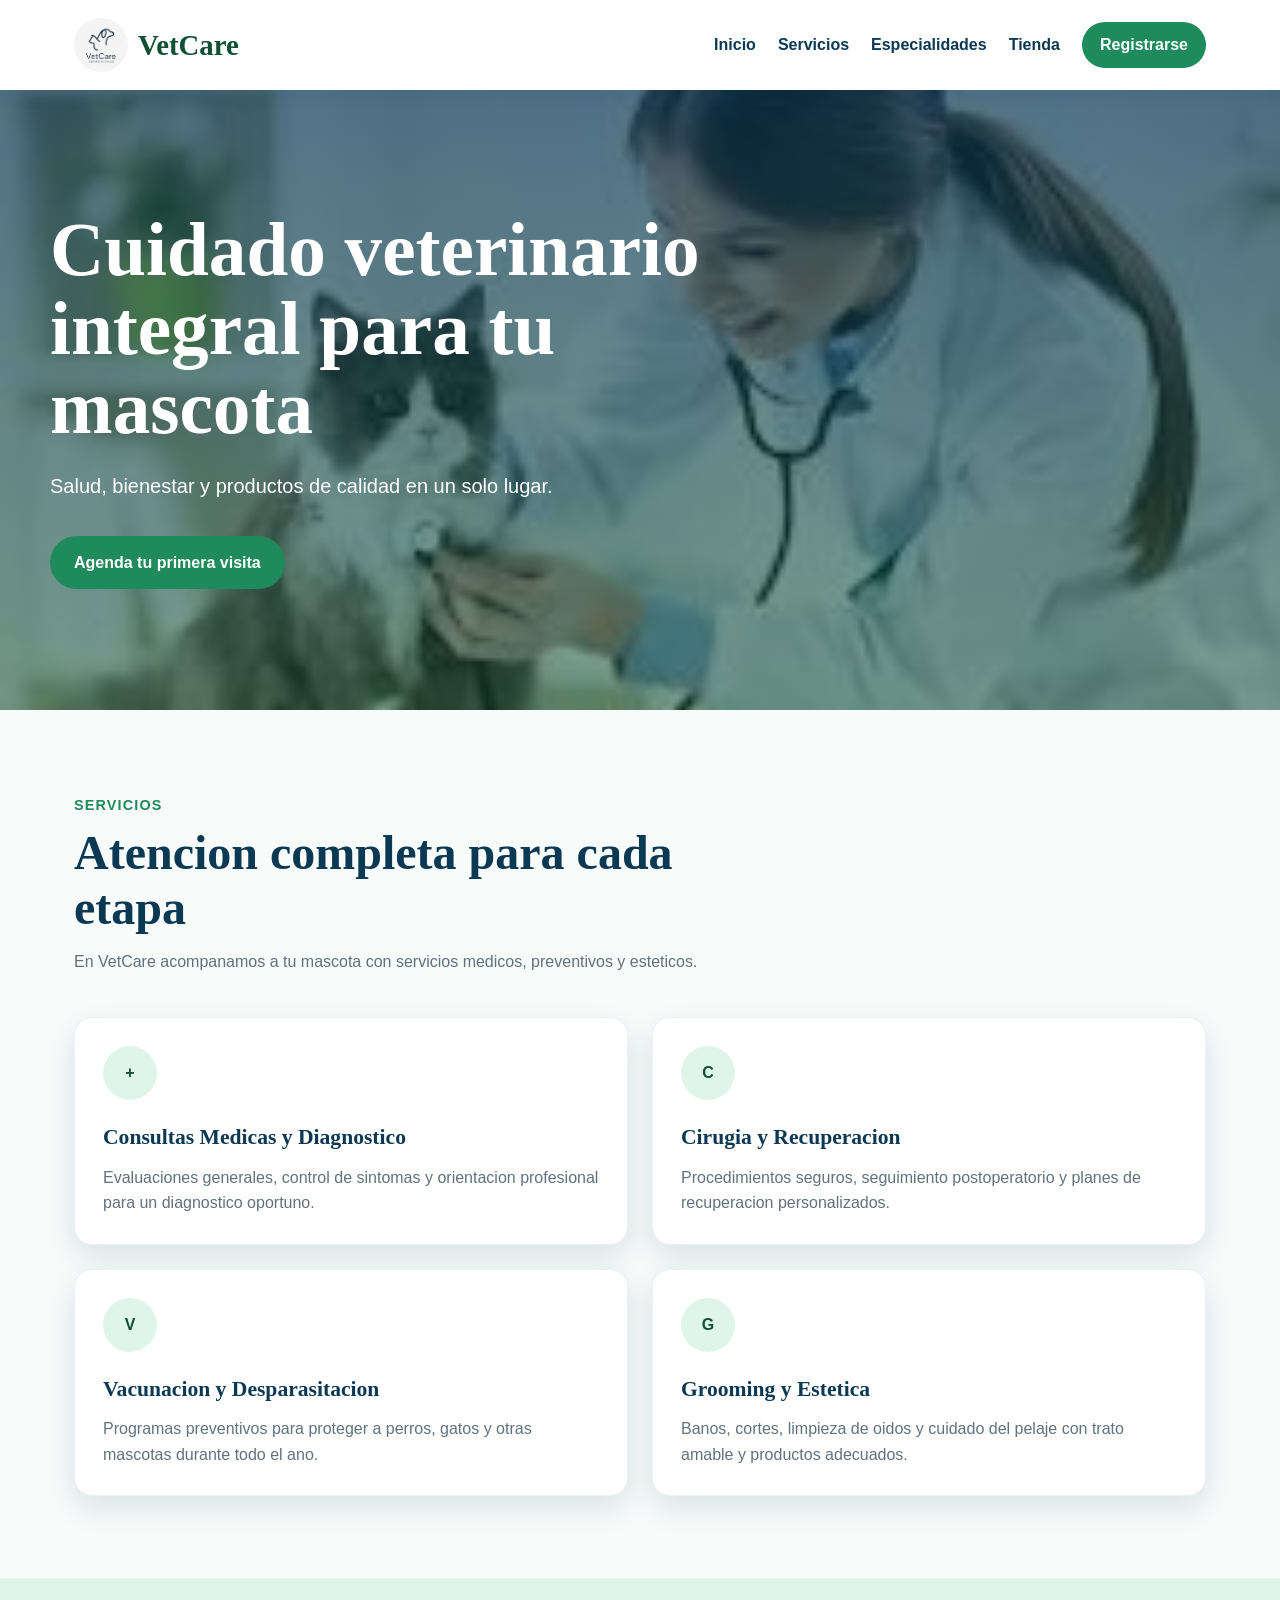
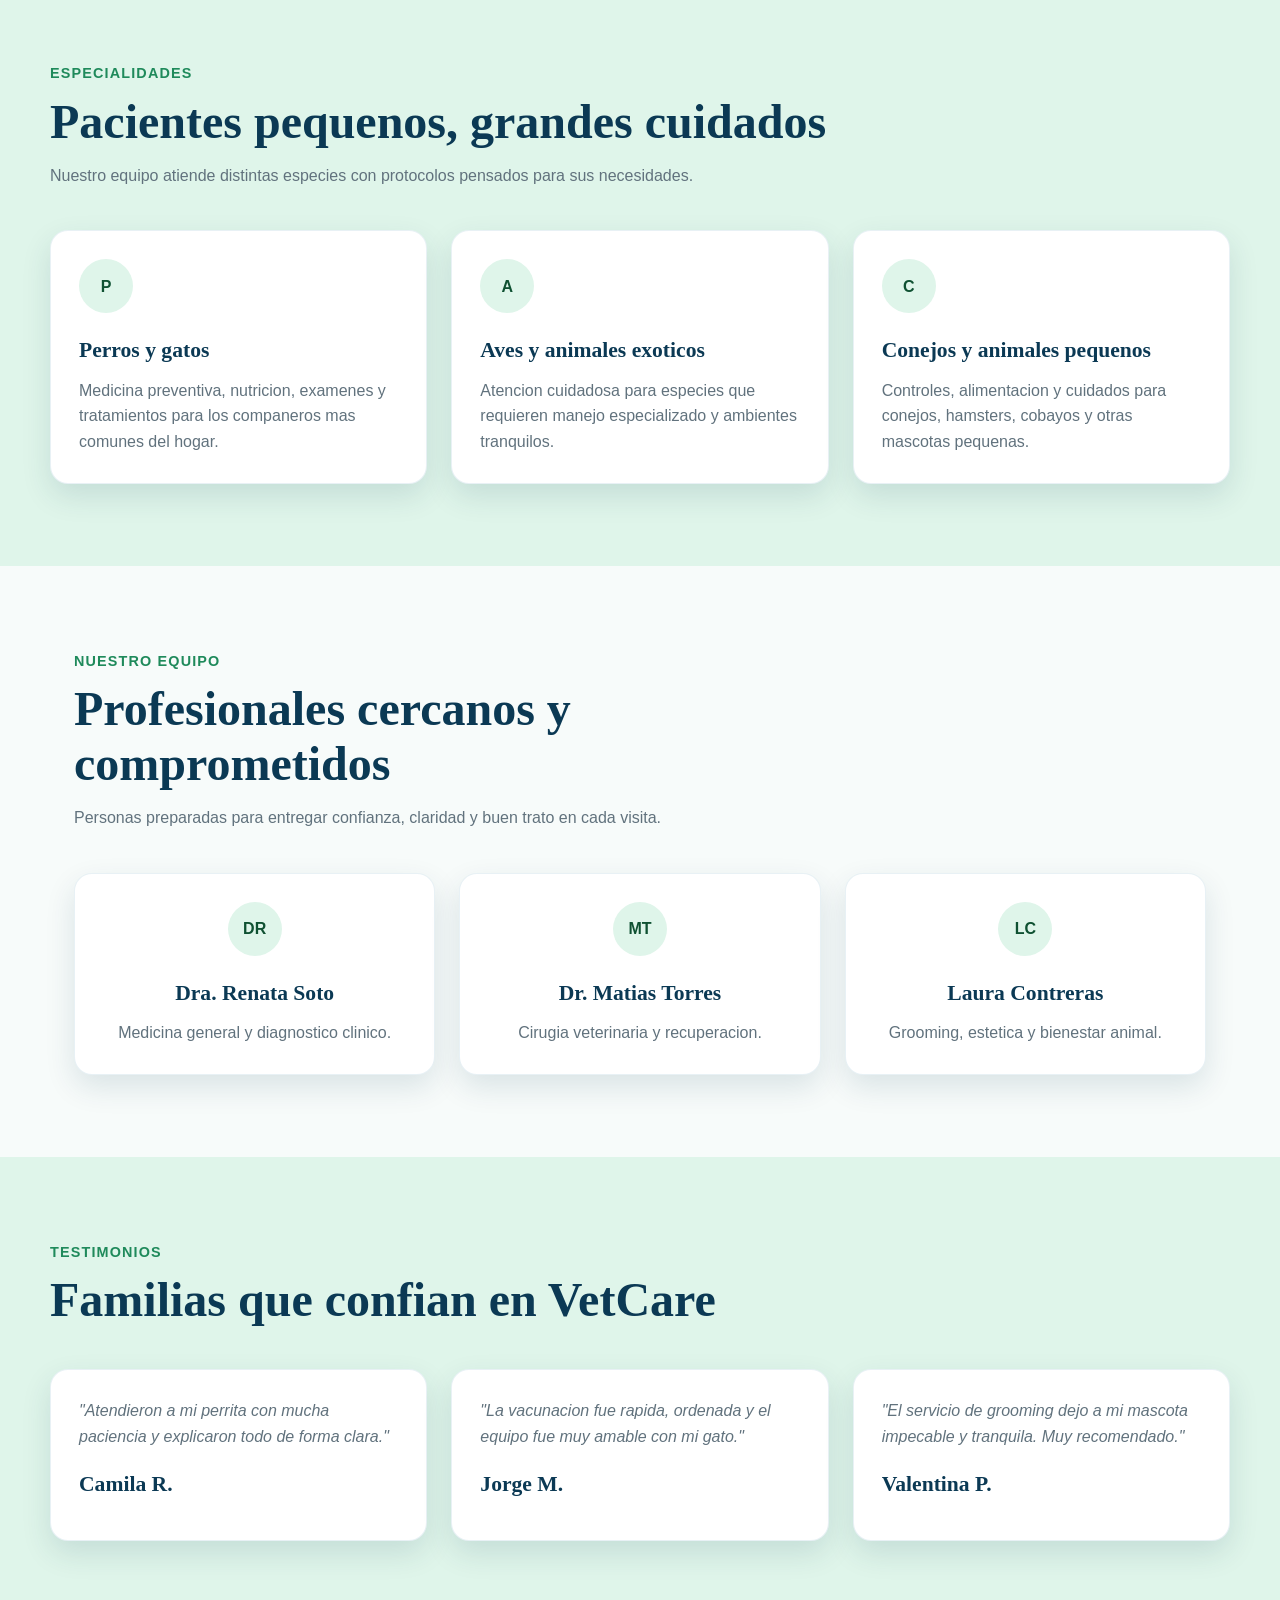
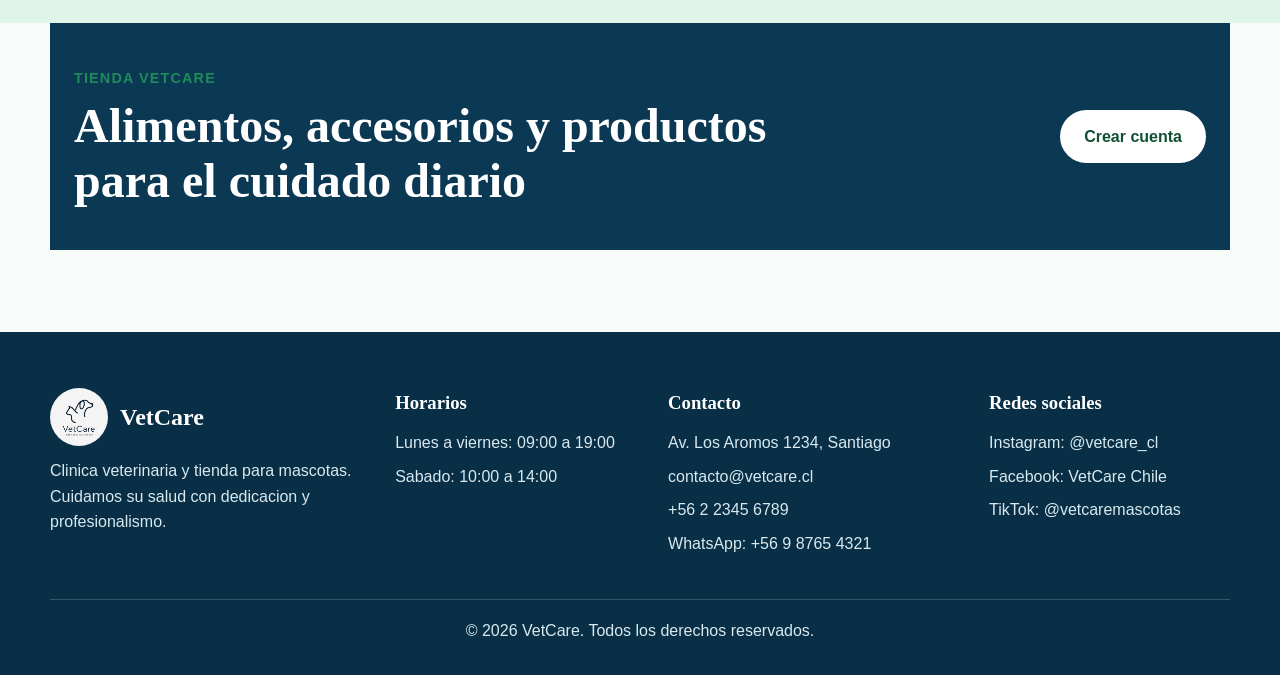
<file: frtend-sum2B-Axel-Baudrand/index.html>
<!DOCTYPE html>
<html lang="es">
<head>
    <meta charset="UTF-8">
    <meta name="viewport" content="width=device-width, initial-scale=1.0">
    <title>VetCare | Clinica Veterinaria y Tienda</title>
    <link rel="stylesheet" href="style.css">
</head>
<body>
    <header class="header">
        <nav class="navbar">
            <a href="index.html" class="logo">
                <img src="images/logo-vetcare.png" alt="Logo VetCare">
                <span>VetCare</span>
            </a>

            <ul class="nav-list">
                <li><a href="#inicio">Inicio</a></li>
                <li><a href="#servicios">Servicios</a></li>
                <li><a href="#especialidades">Especialidades</a></li>
                <li><a href="#tienda">Tienda</a></li>
                <li><a href="registro.html" class="nav-register">Registrarse</a></li>
            </ul>
        </nav>
    </header>

    <main>
        <section id="inicio" class="hero">
            <div class="hero-content">
                <h1>Cuidado veterinario integral para tu mascota</h1>
                <p>Salud, bienestar y productos de calidad en un solo lugar.</p>
                <a href="registro.html" class="btn-primary">Agenda tu primera visita</a>
            </div>
        </section>

        <section id="servicios" class="section">
            <div class="section-heading">
                <span>Servicios</span>
                <h2>Atencion completa para cada etapa</h2>
                <p>En VetCare acompanamos a tu mascota con servicios medicos, preventivos y esteticos.</p>
            </div>

            <div class="card-grid">
                <article class="card">
                    <div class="card-icon">+</div>
                    <h3>Consultas Medicas y Diagnostico</h3>
                    <p>Evaluaciones generales, control de sintomas y orientacion profesional para un diagnostico oportuno.</p>
                </article>

                <article class="card">
                    <div class="card-icon">C</div>
                    <h3>Cirugia y Recuperacion</h3>
                    <p>Procedimientos seguros, seguimiento postoperatorio y planes de recuperacion personalizados.</p>
                </article>

                <article class="card">
                    <div class="card-icon">V</div>
                    <h3>Vacunacion y Desparasitacion</h3>
                    <p>Programas preventivos para proteger a perros, gatos y otras mascotas durante todo el ano.</p>
                </article>

                <article class="card">
                    <div class="card-icon">G</div>
                    <h3>Grooming y Estetica</h3>
                    <p>Banos, cortes, limpieza de oidos y cuidado del pelaje con trato amable y productos adecuados.</p>
                </article>
            </div>
        </section>

        <section id="especialidades" class="section section-soft">
            <div class="section-heading">
                <span>Especialidades</span>
                <h2>Pacientes pequenos, grandes cuidados</h2>
                <p>Nuestro equipo atiende distintas especies con protocolos pensados para sus necesidades.</p>
            </div>

            <div class="card-grid three-columns">
                <article class="card">
                    <div class="card-icon">P</div>
                    <h3>Perros y gatos</h3>
                    <p>Medicina preventiva, nutricion, examenes y tratamientos para los companeros mas comunes del hogar.</p>
                </article>

                <article class="card">
                    <div class="card-icon">A</div>
                    <h3>Aves y animales exoticos</h3>
                    <p>Atencion cuidadosa para especies que requieren manejo especializado y ambientes tranquilos.</p>
                </article>

                <article class="card">
                    <div class="card-icon">C</div>
                    <h3>Conejos y animales pequenos</h3>
                    <p>Controles, alimentacion y cuidados para conejos, hamsters, cobayos y otras mascotas pequenas.</p>
                </article>
            </div>
        </section>

        <section id="equipo" class="section">
            <div class="section-heading">
                <span>Nuestro Equipo</span>
                <h2>Profesionales cercanos y comprometidos</h2>
                <p>Personas preparadas para entregar confianza, claridad y buen trato en cada visita.</p>
            </div>

            <div class="card-grid three-columns">
                <article class="card professional-card">
                    <div class="avatar">DR</div>
                    <h3>Dra. Renata Soto</h3>
                    <p>Medicina general y diagnostico clinico.</p>
                </article>

                <article class="card professional-card">
                    <div class="avatar">MT</div>
                    <h3>Dr. Matias Torres</h3>
                    <p>Cirugia veterinaria y recuperacion.</p>
                </article>

                <article class="card professional-card">
                    <div class="avatar">LC</div>
                    <h3>Laura Contreras</h3>
                    <p>Grooming, estetica y bienestar animal.</p>
                </article>
            </div>
        </section>

        <section id="testimonios" class="section section-soft">
            <div class="section-heading">
                <span>Testimonios</span>
                <h2>Familias que confian en VetCare</h2>
            </div>

            <div class="card-grid three-columns">
                <article class="testimonial">
                    <p>"Atendieron a mi perrita con mucha paciencia y explicaron todo de forma clara."</p>
                    <h3>Camila R.</h3>
                </article>

                <article class="testimonial">
                    <p>"La vacunacion fue rapida, ordenada y el equipo fue muy amable con mi gato."</p>
                    <h3>Jorge M.</h3>
                </article>

                <article class="testimonial">
                    <p>"El servicio de grooming dejo a mi mascota impecable y tranquila. Muy recomendado."</p>
                    <h3>Valentina P.</h3>
                </article>
            </div>
        </section>

        <section id="tienda" class="store-banner">
            <div>
                <span>Tienda VetCare</span>
                <h2>Alimentos, accesorios y productos para el cuidado diario</h2>
            </div>
            <a href="registro.html" class="btn-secondary">Crear cuenta</a>
        </section>
    </main>

    <footer class="footer">
        <div class="footer-grid">
            <div>
                <div class="footer-brand">
                    <img src="images/logo-vetcare.png" alt="Logo VetCare">
                    <h2>VetCare</h2>
                </div>
                <p>Clinica veterinaria y tienda para mascotas. Cuidamos su salud con dedicacion y profesionalismo.</p>
            </div>

            <div>
                <h3>Horarios</h3>
                <p>Lunes a viernes: 09:00 a 19:00</p>
                <p>Sabado: 10:00 a 14:00</p>
            </div>

            <div>
                <h3>Contacto</h3>
                <p>Av. Los Aromos 1234, Santiago</p>
                <p>contacto@vetcare.cl</p>
                <p>+56 2 2345 6789</p>
                <p>WhatsApp: +56 9 8765 4321</p>
            </div>

            <div>
                <h3>Redes sociales</h3>
                <p>Instagram: @vetcare_cl</p>
                <p>Facebook: VetCare Chile</p>
                <p>TikTok: @vetcaremascotas</p>
            </div>
        </div>

        <div class="footer-bottom">
            <p>&copy; 2026 VetCare. Todos los derechos reservados.</p>
        </div>
    </footer>
</body>
</html>
</file>
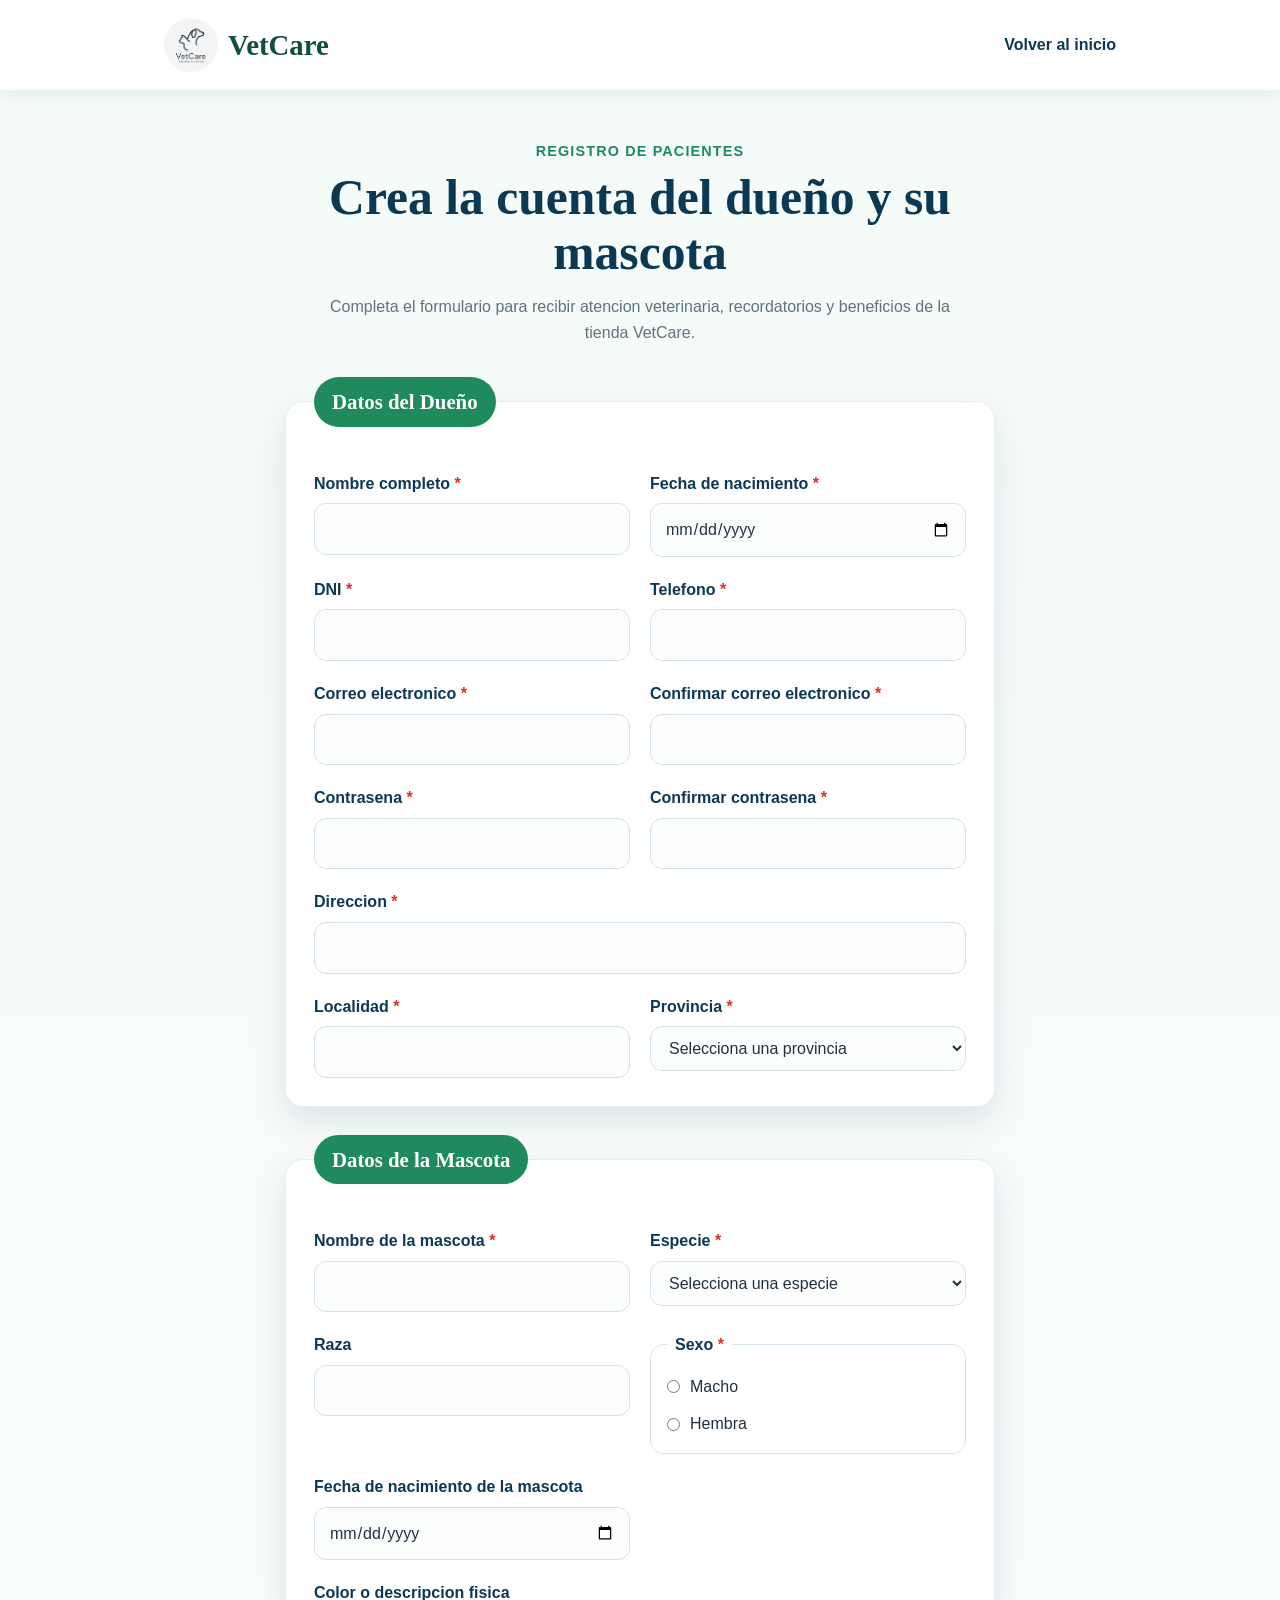
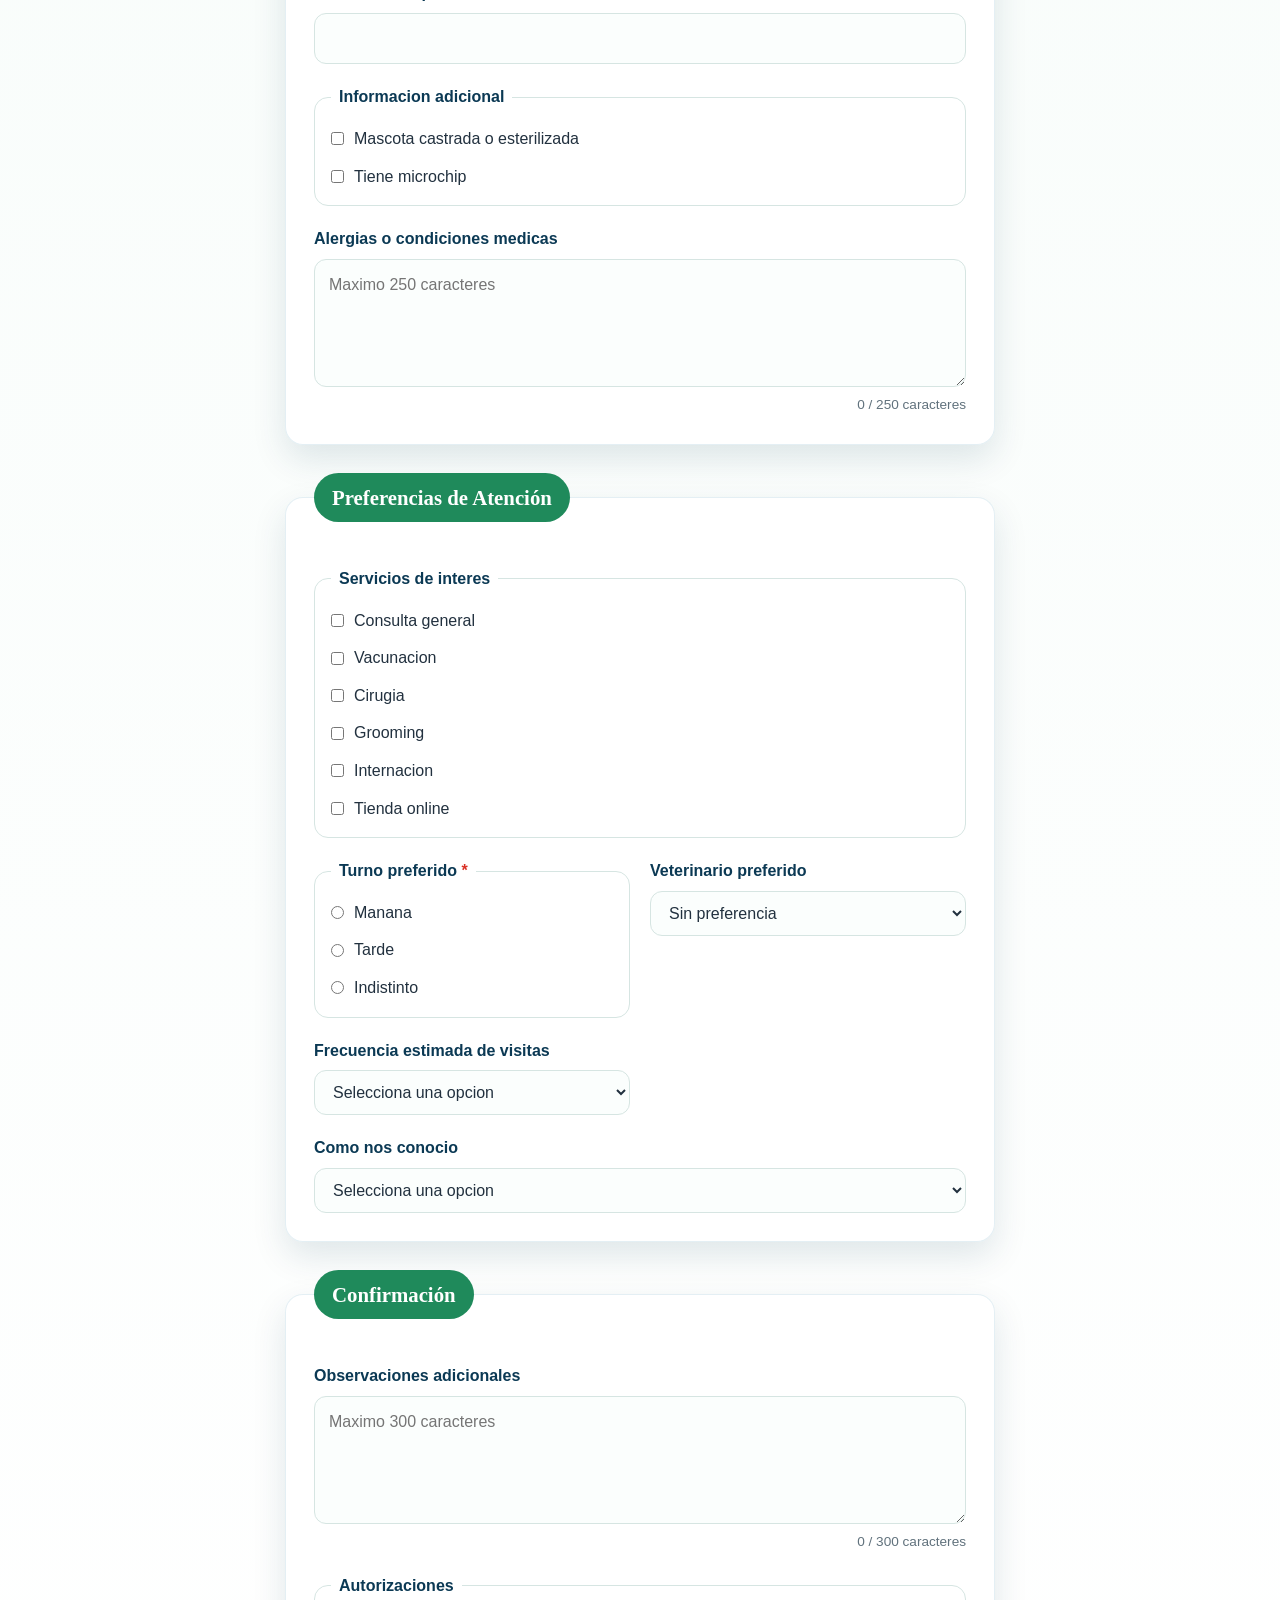
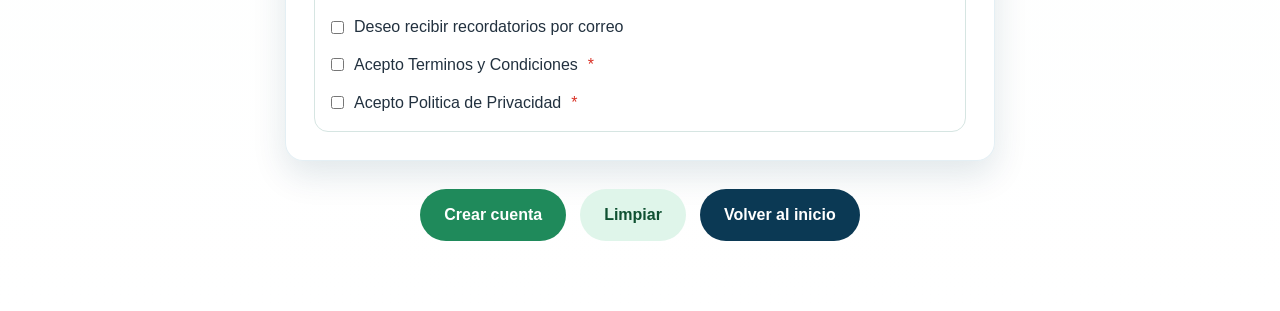
<file: frtend-sum2B-Axel-Baudrand/registro.html>
<!DOCTYPE html>
<html lang="es">
<head>
    <meta charset="UTF-8">
    <meta name="viewport" content="width=device-width, initial-scale=1.0">
    <title>Registro | VetCare</title>
    <link rel="stylesheet" href="registro.css">
</head>
<body>
    <header class="encabezado">
        <nav class="barra-navegacion">
            <a href="index.html" class="logo">
                <img src="images/logo-vetcare.png" alt="Logo VetCare">
                <span>VetCare</span>
            </a>
            <a href="index.html" class="enlace-inicio">Volver al inicio</a>
        </nav>
    </header>

    <main class="contenedor-principal">
        <section class="presentacion">
            <span>Registro de pacientes</span>
            <h1>Crea la cuenta del dueño y su mascota</h1>
            <p>Completa el formulario para recibir atencion veterinaria, recordatorios y beneficios de la tienda VetCare.</p>
        </section>

        <form class="formulario-registro" action="#" method="post">
            <fieldset class="seccion-formulario">
                <legend>Datos del Dueño</legend>

                <div class="grupo-campos dos-columnas">
                    <div class="campo">
                        <label for="nombre-duenio">Nombre completo <span>*</span></label>
                        <input type="text" id="nombre-duenio" name="nombre-duenio" required>
                    </div>

                    <div class="campo">
                        <label for="fecha-nacimiento-duenio">Fecha de nacimiento <span>*</span></label>
                        <input type="date" id="fecha-nacimiento-duenio" name="fecha-nacimiento-duenio" required>
                    </div>

                    <div class="campo">
                        <label for="dni">DNI <span>*</span></label>
                        <input type="text" id="dni" name="dni" required>
                    </div>

                    <div class="campo">
                        <label for="telefono">Telefono <span>*</span></label>
                        <input type="tel" id="telefono" name="telefono" required>
                    </div>

                    <div class="campo">
                        <label for="correo">Correo electronico <span>*</span></label>
                        <input type="email" id="correo" name="correo" required>
                    </div>

                    <div class="campo">
                        <label for="confirmar-correo">Confirmar correo electronico <span>*</span></label>
                        <input type="email" id="confirmar-correo" name="confirmar-correo" required>
                    </div>

                    <div class="campo">
                        <label for="contrasena">Contrasena <span>*</span></label>
                        <input type="password" id="contrasena" name="contrasena" required>
                    </div>

                    <div class="campo">
                        <label for="confirmar-contrasena">Confirmar contrasena <span>*</span></label>
                        <input type="password" id="confirmar-contrasena" name="confirmar-contrasena" required>
                    </div>

                    <div class="campo campo-completo">
                        <label for="direccion">Direccion <span>*</span></label>
                        <input type="text" id="direccion" name="direccion" required>
                    </div>

                    <div class="campo">
                        <label for="localidad">Localidad <span>*</span></label>
                        <input type="text" id="localidad" name="localidad" required>
                    </div>

                    <div class="campo">
                        <label for="provincia">Provincia <span>*</span></label>
                        <select id="provincia" name="provincia" required>
                            <option value="">Selecciona una provincia</option>
                            <option value="buenos-aires">Buenos Aires</option>
                            <option value="catamarca">Catamarca</option>
                            <option value="cordoba">Cordoba</option>
                            <option value="corrientes">Corrientes</option>
                            <option value="entre-rios">Entre Rios</option>
                            <option value="mendoza">Mendoza</option>
                            <option value="neuquen">Neuquen</option>
                            <option value="rio-negro">Rio Negro</option>
                            <option value="salta">Salta</option>
                            <option value="santa-fe">Santa Fe</option>
                            <option value="tucuman">Tucuman</option>
                        </select>
                    </div>
                </div>
            </fieldset>

            <fieldset class="seccion-formulario">
                <legend>Datos de la Mascota</legend>

                <div class="grupo-campos dos-columnas">
                    <div class="campo">
                        <label for="nombre-mascota">Nombre de la mascota <span>*</span></label>
                        <input type="text" id="nombre-mascota" name="nombre-mascota" required>
                    </div>

                    <div class="campo">
                        <label for="especie">Especie <span>*</span></label>
                        <select id="especie" name="especie" required>
                            <option value="">Selecciona una especie</option>
                            <option value="perro">Perro</option>
                            <option value="gato">Gato</option>
                            <option value="ave">Ave</option>
                            <option value="conejo">Conejo</option>
                            <option value="reptil">Reptil</option>
                            <option value="otro">Otro</option>
                        </select>
                    </div>

                    <div class="campo">
                        <label for="otra-especie">Otro</label>
                        <input type="text" id="otra-especie" name="otra-especie" placeholder="Indica la especie">
                    </div>

                    <div class="campo">
                        <label for="raza">Raza</label>
                        <input type="text" id="raza" name="raza">
                    </div>

                    <fieldset class="grupo-opciones">
                        <legend>Sexo <span>*</span></legend>
                        <label for="sexo-macho">
                            <input type="radio" id="sexo-macho" name="sexo" value="macho" required>
                            Macho
                        </label>
                        <label for="sexo-hembra">
                            <input type="radio" id="sexo-hembra" name="sexo" value="hembra">
                            Hembra
                        </label>
                    </fieldset>

                    <div class="campo">
                        <label for="fecha-nacimiento-mascota">Fecha de nacimiento de la mascota</label>
                        <input type="date" id="fecha-nacimiento-mascota" name="fecha-nacimiento-mascota">
                    </div>

                    <div class="campo campo-completo">
                        <label for="descripcion-fisica">Color o descripcion fisica</label>
                        <input type="text" id="descripcion-fisica" name="descripcion-fisica">
                    </div>

                    <fieldset class="grupo-opciones campo-completo">
                        <legend>Informacion adicional</legend>
                        <label for="castrada">
                            <input type="checkbox" id="castrada" name="castrada">
                            Mascota castrada o esterilizada
                        </label>
                        <label for="microchip">
                            <input type="checkbox" id="microchip" name="microchip">
                            Tiene microchip
                        </label>
                    </fieldset>

                    <div class="campo">
                        <label for="numero-microchip">Numero de microchip</label>
                        <input type="text" id="numero-microchip" name="numero-microchip">
                    </div>

                    <div class="campo campo-completo">
                        <label for="condiciones-medicas">Alergias o condiciones medicas</label>
                        <textarea id="condiciones-medicas" name="condiciones-medicas" maxlength="250" rows="4" placeholder="Maximo 250 caracteres"></textarea>
                    </div>
                </div>
            </fieldset>

            <fieldset class="seccion-formulario">
                <legend>Preferencias de Atención</legend>

                <div class="grupo-campos dos-columnas">
                    <fieldset class="grupo-opciones campo-completo">
                        <legend>Servicios de interes</legend>
                        <label for="consulta-general">
                            <input type="checkbox" id="consulta-general" name="servicios" value="consulta-general">
                            Consulta general
                        </label>
                        <label for="vacunacion">
                            <input type="checkbox" id="vacunacion" name="servicios" value="vacunacion">
                            Vacunacion
                        </label>
                        <label for="cirugia">
                            <input type="checkbox" id="cirugia" name="servicios" value="cirugia">
                            Cirugia
                        </label>
                        <label for="grooming">
                            <input type="checkbox" id="grooming" name="servicios" value="grooming">
                            Grooming
                        </label>
                        <label for="internacion">
                            <input type="checkbox" id="internacion" name="servicios" value="internacion">
                            Internacion
                        </label>
                        <label for="tienda-online">
                            <input type="checkbox" id="tienda-online" name="servicios" value="tienda-online">
                            Tienda online
                        </label>
                    </fieldset>

                    <fieldset class="grupo-opciones">
                        <legend>Turno preferido <span>*</span></legend>
                        <label for="turno-manana">
                            <input type="radio" id="turno-manana" name="turno-preferido" value="manana" required>
                            Manana
                        </label>
                        <label for="turno-tarde">
                            <input type="radio" id="turno-tarde" name="turno-preferido" value="tarde">
                            Tarde
                        </label>
                        <label for="turno-indistinto">
                            <input type="radio" id="turno-indistinto" name="turno-preferido" value="indistinto">
                            Indistinto
                        </label>
                    </fieldset>

                    <div class="campo">
                        <label for="veterinario">Veterinario preferido</label>
                        <select id="veterinario" name="veterinario">
                            <option value="sin-preferencia">Sin preferencia</option>
                            <option value="renata-soto">Dra. Renata Soto</option>
                            <option value="matias-torres">Dr. Matias Torres</option>
                            <option value="julieta-paz">Dra. Julieta Paz</option>
                        </select>
                    </div>

                    <div class="campo">
                        <label for="frecuencia-visitas">Frecuencia estimada de visitas</label>
                        <select id="frecuencia-visitas" name="frecuencia-visitas">
                            <option value="">Selecciona una opcion</option>
                            <option value="mensual">Mensual</option>
                            <option value="trimestral">Cada 3 meses</option>
                            <option value="semestral">Cada 6 meses</option>
                            <option value="anual">Anual</option>
                            <option value="solo-emergencias">Solo emergencias</option>
                        </select>
                    </div>

                    <div class="campo campo-completo">
                        <label for="como-nos-conocio">Como nos conocio</label>
                        <select id="como-nos-conocio" name="como-nos-conocio">
                            <option value="">Selecciona una opcion</option>
                            <option value="redes-sociales">Redes sociales</option>
                            <option value="google">Google</option>
                            <option value="recomendacion">Recomendacion</option>
                            <option value="cartel">Cartel o publicidad</option>
                            <option value="otro">Otro</option>
                        </select>
                    </div>
                </div>
            </fieldset>

            <fieldset class="seccion-formulario">
                <legend>Confirmación</legend>

                <div class="grupo-campos">
                    <div class="campo">
                        <label for="observaciones">Observaciones adicionales</label>
                        <textarea id="observaciones" name="observaciones" maxlength="300" rows="4" placeholder="Maximo 300 caracteres"></textarea>
                    </div>

                    <fieldset class="grupo-opciones">
                        <legend>Autorizaciones</legend>
                        <label for="recordatorios">
                            <input type="checkbox" id="recordatorios" name="recordatorios">
                            Deseo recibir recordatorios por correo
                        </label>
                        <label for="terminos">
                            <input type="checkbox" id="terminos" name="terminos" required>
                            Acepto Terminos y Condiciones <span>*</span>
                        </label>
                        <label for="privacidad">
                            <input type="checkbox" id="privacidad" name="privacidad" required>
                            Acepto Politica de Privacidad <span>*</span>
                        </label>
                    </fieldset>
                </div>
            </fieldset>

            <div class="acciones-formulario">
                <button type="submit" class="boton boton-principal">Crear cuenta</button>
                <button type="reset" class="boton boton-secundario">Limpiar</button>
                <a href="index.html" class="boton boton-enlace">Volver al inicio</a>
            </div>
        </form>
    </main>
    <script src="validaciones.js"></script>
</body>
</html>
</file>
<file: frtend-sum2B-Axel-Baudrand/style.css>
:root {
    --green-dark: #0f5132;
    --green-main: #1f8a5b;
    --green-light: #dff5ea;
    --blue-dark: #0b3954;
    --blue-main: #247ba0;
    --white: #ffffff;
    --off-white: #f7fbfa;
    --text-main: #22313f;
    --text-soft: #61727d;
    --shadow: 0 12px 30px rgba(11, 57, 84, 0.12);
    --title-font: Georgia, "Times New Roman", serif;
    --text-font: Arial, Helvetica, sans-serif;
}

* {
    box-sizing: border-box;
    margin: 0;
    padding: 0;
}

html {
    scroll-behavior: smooth;
}

body {
    background-color: var(--off-white);
    color: var(--text-main);
    font-family: var(--text-font);
    line-height: 1.6;
    overflow-x: hidden;
}

a {
    color: inherit;
    text-decoration: none;
}

.header {
    background-color: var(--white);
    box-shadow: 0 4px 18px rgba(11, 57, 84, 0.08);
    position: sticky;
    top: 0;
    z-index: 10;
}

.navbar {
    align-items: center;
    display: flex;
    justify-content: space-between;
    margin: 0 auto;
    max-width: 1180px;
    padding: 18px 24px;
}

.logo {
    align-items: center;
    color: var(--green-dark);
    display: flex;
    font-family: var(--title-font);
    font-size: 1.8rem;
    font-weight: bold;
    gap: 10px;
}

.logo img {
    border-radius: 50%;
    height: 54px;
    object-fit: cover;
    width: 54px;
}

.nav-list {
    align-items: center;
    display: flex;
    gap: 22px;
    list-style: none;
}

.nav-list a {
    color: var(--blue-dark);
    display: inline-block;
    font-weight: 700;
    transition: color 0.3s ease;
}

.nav-list a:hover {
    color: var(--green-main);
}

.nav-register {
    background-color: var(--green-main);
    border-radius: 999px;
    color: var(--white) !important;
    padding: 10px 18px;
}

.nav-register:hover {
    background-color: var(--blue-main);
}

.hero {
    align-items: center;
    background-image: linear-gradient(rgba(11, 57, 84, 0.7), rgba(15, 81, 50, 0.55)), url("images/descarga.jpg");
    background-position: center;
    background-size: cover;
    display: flex;
    min-height: 620px;
    padding: 90px 24px;
}

.hero-content {
    color: var(--white);
    margin: 0 auto;
    max-width: 1180px;
    width: 100%;
}

.hero h1 {
    font-family: var(--title-font);
    font-size: clamp(2.5rem, 6vw, 4.7rem);
    line-height: 1.05;
    max-width: 760px;
}

.hero p {
    font-size: 1.25rem;
    margin: 22px 0 34px;
    max-width: 560px;
}

.btn-primary,
.btn-secondary {
    border-radius: 999px;
    display: inline-block;
    font-weight: 700;
    padding: 14px 24px;
    transition: transform 0.3s ease, background-color 0.3s ease;
}

.btn-primary {
    background-color: var(--green-main);
    color: var(--white);
}

.btn-secondary {
    background-color: var(--white);
    color: var(--green-dark);
}

.btn-primary:hover,
.btn-secondary:hover {
    transform: translateY(-3px);
}

.section {
    margin: 0 auto;
    max-width: 1180px;
    padding: 82px 24px;
}

.section-soft {
    background-color: var(--green-light);
    max-width: none;
}

.section-soft .section-heading,
.section-soft .card-grid {
    margin-left: auto;
    margin-right: auto;
    max-width: 1180px;
}

.section-heading {
    margin-bottom: 42px;
    max-width: 680px;
}

.section-heading span,
.store-banner span {
    color: var(--green-main);
    display: inline-block;
    font-size: 0.9rem;
    font-weight: 800;
    letter-spacing: 0.08em;
    margin-bottom: 8px;
    text-transform: uppercase;
}

.section-heading h2,
.store-banner h2 {
    color: var(--blue-dark);
    font-family: var(--title-font);
    font-size: clamp(2rem, 4vw, 3rem);
    line-height: 1.15;
}

.section-heading p {
    color: var(--text-soft);
    margin-top: 14px;
}

.card-grid {
    display: grid;
    gap: 24px;
    grid-template-columns: repeat(2, minmax(0, 1fr));
}

.three-columns {
    grid-template-columns: repeat(3, minmax(0, 1fr));
}

.card,
.testimonial {
    background-color: var(--white);
    border: 1px solid rgba(36, 123, 160, 0.1);
    border-radius: 18px;
    box-shadow: var(--shadow);
    padding: 28px;
    transition: transform 0.3s ease, box-shadow 0.3s ease;
}

.card:hover,
.testimonial:hover {
    box-shadow: 0 18px 38px rgba(11, 57, 84, 0.18);
    transform: translateY(-6px);
}

.card-icon,
.avatar {
    align-items: center;
    background-color: var(--green-light);
    border-radius: 50%;
    color: var(--green-dark);
    display: flex;
    font-weight: 800;
    height: 54px;
    justify-content: center;
    margin-bottom: 20px;
    width: 54px;
}

.card h3,
.testimonial h3 {
    color: var(--blue-dark);
    font-family: var(--title-font);
    font-size: 1.35rem;
    margin-bottom: 10px;
}

.card p,
.testimonial p,
.footer p {
    color: var(--text-soft);
}

.professional-card {
    text-align: center;
}

.professional-card .avatar {
    margin-left: auto;
    margin-right: auto;
}

.testimonial p {
    font-style: italic;
    margin-bottom: 18px;
}

.store-banner {
    align-items: center;
    background-color: var(--blue-dark);
    color: var(--white);
    display: flex;
    gap: 24px;
    justify-content: space-between;
    margin: 0 auto 82px;
    max-width: 1180px;
    padding: 42px 24px;
}

.store-banner h2 {
    color: var(--white);
    max-width: 720px;
}

.footer {
    background-color: #082f46;
    color: var(--white);
    padding: 56px 24px 24px;
}

.footer-grid {
    display: grid;
    gap: 32px;
    grid-template-columns: 1.3fr 1fr 1.2fr 1fr;
    margin: 0 auto;
    max-width: 1180px;
}

.footer h2,
.footer h3 {
    color: var(--white);
    font-family: var(--title-font);
    margin-bottom: 12px;
}

.footer-brand {
    align-items: center;
    display: flex;
    gap: 12px;
    margin-bottom: 12px;
}

.footer-brand img {
    background-color: var(--white);
    border-radius: 50%;
    height: 58px;
    object-fit: cover;
    width: 58px;
}

.footer-brand h2 {
    margin-bottom: 0;
}

.footer p {
    color: #d8e9ef;
    margin-bottom: 8px;
}

.footer-bottom {
    border-top: 1px solid rgba(255, 255, 255, 0.18);
    margin: 34px auto 0;
    max-width: 1180px;
    padding-top: 18px;
    text-align: center;
}

@media (max-width: 900px) {
    .navbar {
        align-items: flex-start;
        flex-direction: column;
        gap: 16px;
    }

    .nav-list {
        flex-wrap: wrap;
        gap: 12px 18px;
    }

    .hero {
        min-height: 540px;
    }

    .three-columns,
    .footer-grid {
        grid-template-columns: repeat(2, minmax(0, 1fr));
    }

    .store-banner {
        align-items: flex-start;
        flex-direction: column;
    }
}

@media (max-width: 640px) {
    .navbar,
    .section,
    .hero,
    .store-banner,
    .footer {
        padding-left: 18px;
        padding-right: 18px;
    }

    .nav-list {
        align-items: stretch;
        flex-direction: column;
        gap: 10px;
        width: 100%;
    }

    .nav-list a {
        background-color: var(--off-white);
        border-radius: 12px;
        display: block;
        padding: 10px 12px;
    }

    .nav-register {
        text-align: center;
    }

    .hero {
        min-height: 500px;
        padding-bottom: 70px;
        padding-top: 70px;
    }

    .card-grid,
    .three-columns,
    .footer-grid {
        grid-template-columns: 1fr;
    }

    .section {
        padding-bottom: 64px;
        padding-top: 64px;
    }

    .card,
    .testimonial {
        padding: 24px;
    }
}

@media (max-width: 480px) {
    .navbar {
        padding-bottom: 14px;
        padding-top: 14px;
    }

    .logo {
        font-size: 1.45rem;
    }

    .logo img {
        height: 44px;
        width: 44px;
    }

    .hero {
        background-position: center top;
        min-height: 430px;
        padding-bottom: 52px;
        padding-top: 52px;
    }

    .hero h1 {
        font-size: 2.05rem;
    }

    .hero p {
        font-size: 1rem;
        margin-bottom: 24px;
    }

    .btn-primary,
    .btn-secondary {
        text-align: center;
        width: 100%;
    }

    .section {
        padding-bottom: 52px;
        padding-top: 52px;
    }

    .section-heading {
        margin-bottom: 28px;
    }

    .section-heading h2,
    .store-banner h2 {
        font-size: 1.8rem;
    }

    .card,
    .testimonial {
        border-radius: 14px;
        padding: 20px;
    }

    .store-banner {
        margin-bottom: 52px;
        padding-bottom: 30px;
        padding-top: 30px;
    }

    .footer-brand img {
        height: 48px;
        width: 48px;
    }
}
</file>
<file: frtend-sum2B-Axel-Baudrand/registro.css>
:root {
    --verde-oscuro: #0f5132;
    --verde-principal: #1f8a5b;
    --verde-claro: #dff5ea;
    --azul-oscuro: #0b3954;
    --azul-principal: #247ba0;
    --blanco: #ffffff;
    --fondo: #f4fbf8;
    --texto: #22313f;
    --texto-suave: #61727d;
    --borde: #d6e5e2;
    --error: #d93025;
    --ok: #188038;
    --sombra: 0 14px 34px rgba(11, 57, 84, 0.12);
    --fuente-titulos: Georgia, "Times New Roman", serif;
    --fuente-textos: Arial, Helvetica, sans-serif;
}

* {
    box-sizing: border-box;
    margin: 0;
    padding: 0;
}

body {
    background: linear-gradient(180deg, var(--fondo), #ffffff);
    color: var(--texto);
    font-family: var(--fuente-textos);
    line-height: 1.6;
    overflow-x: hidden;
}

a {
    color: inherit;
    text-decoration: none;
}

.encabezado {
    background-color: var(--blanco);
    box-shadow: 0 4px 18px rgba(11, 57, 84, 0.08);
}

.barra-navegacion {
    align-items: center;
    display: flex;
    justify-content: space-between;
    margin: 0 auto;
    max-width: 1000px;
    padding: 18px 24px;
}

.logo {
    align-items: center;
    color: var(--verde-oscuro);
    display: flex;
    font-family: var(--fuente-titulos);
    font-size: 1.8rem;
    font-weight: bold;
    gap: 10px;
}

.logo img {
    border-radius: 50%;
    height: 54px;
    object-fit: cover;
    width: 54px;
}

.enlace-inicio {
    color: var(--azul-oscuro);
    font-weight: 700;
}

.enlace-inicio:hover {
    color: var(--verde-principal);
}

.contenedor-principal {
    margin: 0 auto;
    max-width: 750px;
    padding: 48px 20px 70px;
}

.presentacion {
    margin-bottom: 32px;
    text-align: center;
}

.presentacion span {
    color: var(--verde-principal);
    display: inline-block;
    font-size: 0.9rem;
    font-weight: 800;
    letter-spacing: 0.08em;
    margin-bottom: 8px;
    text-transform: uppercase;
}

.presentacion h1 {
    color: var(--azul-oscuro);
    font-family: var(--fuente-titulos);
    font-size: clamp(2rem, 6vw, 3.1rem);
    line-height: 1.1;
}

.presentacion p {
    color: var(--texto-suave);
    margin: 14px auto 0;
    max-width: 620px;
}

.formulario-registro {
    display: flex;
    flex-direction: column;
    gap: 28px;
}

.seccion-formulario {
    background-color: var(--blanco);
    border: 1px solid rgba(36, 123, 160, 0.12);
    border-radius: 18px;
    box-shadow: var(--sombra);
    padding: 28px;
}

.seccion-formulario > legend {
    background-color: var(--verde-principal);
    border-radius: 999px;
    color: var(--blanco);
    font-family: var(--fuente-titulos);
    font-size: 1.3rem;
    font-weight: bold;
    padding: 8px 18px;
}

.grupo-campos {
    display: grid;
    gap: 20px;
    margin-top: 16px;
}

.dos-columnas {
    grid-template-columns: repeat(2, minmax(0, 1fr));
}

.campo {
    display: flex;
    flex-direction: column;
    gap: 7px;
}

.campo-completo {
    grid-column: 1 / -1;
}

label,
.grupo-opciones legend {
    color: var(--azul-oscuro);
    font-weight: 700;
}

label span,
legend span {
    color: var(--error);
}

input,
select,
textarea {
    background-color: #fbfefd;
    border: 1px solid var(--borde);
    border-radius: 12px;
    color: var(--texto);
    font: inherit;
    outline: none;
    padding: 12px 14px;
    transition: border-color 0.3s ease, box-shadow 0.3s ease, background-color 0.3s ease;
    width: 100%;
}

textarea {
    resize: vertical;
}

input:focus,
select:focus,
textarea:focus {
    background-color: var(--blanco);
    border-color: var(--azul-principal);
    box-shadow: 0 0 0 4px rgba(36, 123, 160, 0.16);
}

.grupo-opciones {
    border: 1px solid var(--borde);
    border-radius: 14px;
    display: flex;
    flex-direction: column;
    gap: 12px;
    padding: 16px;
}

.grupo-opciones legend {
    padding: 0 8px;
}

.grupo-opciones label {
    align-items: center;
    color: var(--texto);
    display: flex;
    font-weight: 500;
    gap: 10px;
}

.grupo-opciones input {
    accent-color: var(--verde-principal);
    flex: 0 0 auto;
    width: auto;
}

.acciones-formulario {
    align-items: center;
    display: flex;
    flex-wrap: wrap;
    gap: 14px;
    justify-content: center;
}

.boton {
    border: 0;
    border-radius: 999px;
    cursor: pointer;
    display: inline-block;
    font: inherit;
    font-weight: 800;
    padding: 13px 24px;
    text-align: center;
    transition: background-color 0.3s ease, color 0.3s ease, transform 0.3s ease;
}

.boton:hover {
    transform: translateY(-3px);
}

.boton-principal {
    background-color: var(--verde-principal);
    color: var(--blanco);
}

.boton-principal:hover {
    background-color: var(--verde-oscuro);
}

.boton-secundario {
    background-color: var(--verde-claro);
    color: var(--verde-oscuro);
}

.boton-secundario:hover {
    background-color: #c5ead8;
}

.boton-enlace {
    background-color: var(--azul-oscuro);
    color: var(--blanco);
}

.boton-enlace:hover {
    background-color: var(--azul-principal);
}

.resumen-errores {
    background-color: #fdecea;
    border: 1px solid var(--error);
    border-radius: 14px;
    color: var(--error);
    display: none;
    font-weight: 700;
    margin-bottom: 22px;
    padding: 14px 16px;
}

.mensaje-error {
    color: var(--error);
    display: block;
    font-size: 0.88rem;
    font-weight: 700;
}

.contador-caracteres {
    color: var(--texto-suave);
    font-size: 0.85rem;
    text-align: right;
}

.contador-alerta {
    color: var(--error);
    font-weight: 800;
}

.pantalla-confirmacion {
    background-color: var(--blanco);
    border: 1px solid rgba(36, 123, 160, 0.12);
    border-radius: 18px;
    box-shadow: var(--sombra);
    padding: 34px 28px;
    text-align: center;
}

.pantalla-confirmacion span {
    color: var(--verde-principal);
    display: inline-block;
    font-size: 0.9rem;
    font-weight: 800;
    letter-spacing: 0.08em;
    margin-bottom: 8px;
    text-transform: uppercase;
}

.pantalla-confirmacion h2 {
    color: var(--azul-oscuro);
    font-family: var(--fuente-titulos);
    font-size: 2rem;
    margin-bottom: 16px;
}

.pantalla-confirmacion p {
    color: var(--texto);
    margin-bottom: 10px;
}

.pantalla-confirmacion .acciones-formulario {
    margin-top: 24px;
}

/* Clases preparadas para validaciones con JavaScript */
.campo-error {
    border-color: var(--error) !important;
}

.campo-ok {
    border-color: var(--ok) !important;
}

@media (max-width: 640px) {
    .barra-navegacion {
        align-items: flex-start;
        flex-direction: column;
        gap: 8px;
        padding-left: 18px;
        padding-right: 18px;
    }

    .contenedor-principal {
        padding: 34px 16px 54px;
    }

    .seccion-formulario {
        border-radius: 14px;
        padding: 22px 16px;
    }

    .seccion-formulario > legend {
        border-radius: 14px;
        font-size: 1.1rem;
        max-width: 100%;
        white-space: normal;
    }

    .dos-columnas {
        grid-template-columns: 1fr;
    }

    .campo-completo {
        grid-column: auto;
    }

    .acciones-formulario {
        align-items: stretch;
        flex-direction: column;
    }

    .boton {
        width: 100%;
    }
}

@media (max-width: 480px) {
    .barra-navegacion {
        padding-bottom: 14px;
        padding-top: 14px;
    }

    .logo {
        font-size: 1.45rem;
    }

    .logo img {
        height: 44px;
        width: 44px;
    }

    .enlace-inicio {
        background-color: var(--fondo);
        border-radius: 12px;
        display: block;
        padding: 10px 12px;
        text-align: center;
        width: 100%;
    }

    .presentacion {
        margin-bottom: 24px;
    }

    .presentacion h1 {
        font-size: 1.9rem;
    }

    .presentacion p {
        font-size: 0.98rem;
    }

    .formulario-registro {
        gap: 22px;
    }

    .seccion-formulario {
        box-shadow: 0 10px 24px rgba(11, 57, 84, 0.1);
        padding: 20px 14px;
    }

    .grupo-campos {
        gap: 16px;
    }

    input,
    select,
    textarea {
        border-radius: 10px;
        padding: 11px 12px;
    }

    .grupo-opciones {
        padding: 14px 12px;
    }

    .pantalla-confirmacion {
        border-radius: 14px;
        padding: 26px 16px;
    }

    .pantalla-confirmacion h2 {
        font-size: 1.65rem;
    }
}
</file>
